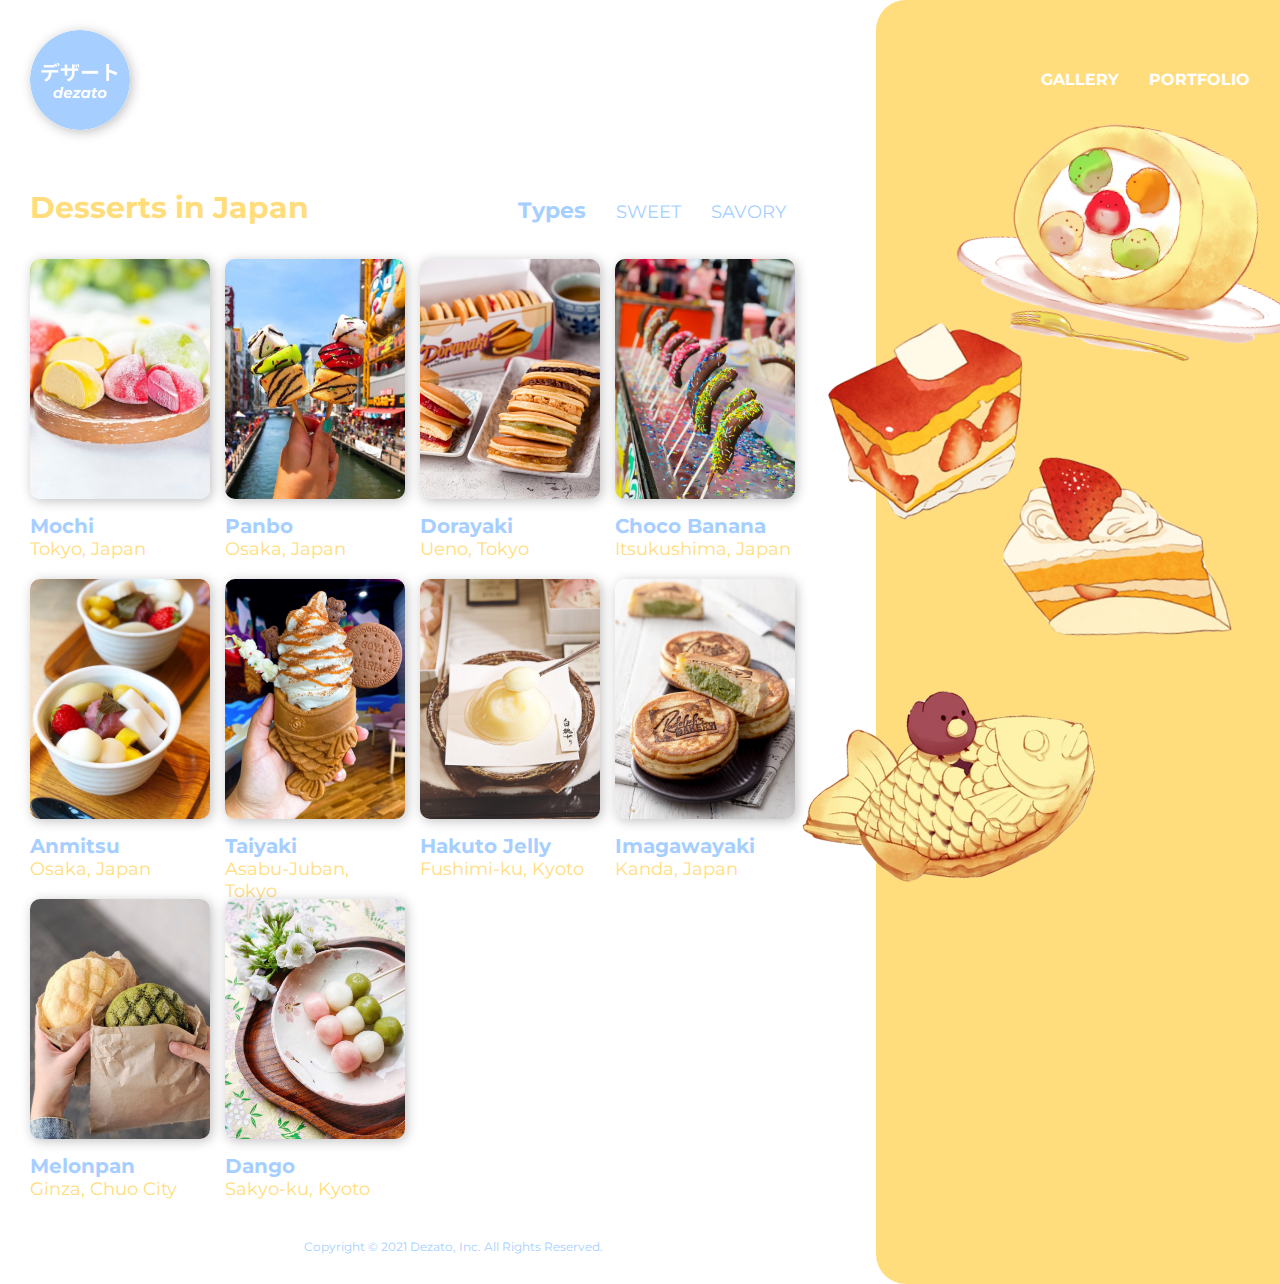
<file: projects/Dezato/index.html>
<!DOCTYPE html>
<html lang="en">
<head>
    <meta charset="UTF-8">
    <meta http-equiv="X-UA-Compatible" content="IE=edge">
    <meta name="viewport" content="width=device-width, initial-scale=1.0">
    
    <title>Dezato</title>

    <!-- links the main and icon stylesheets as well as adds the tab icon -->
    <link rel="stylesheet" href="css/main.css">
    <link href="images/logo.png" rel="shortcut icon" />
    <link rel="stylesheet" href="https://cdnjs.cloudflare.com/ajax/libs/font-awesome/4.7.0/css/font-awesome.min.css">
</head>

<!-- gives the body an id and class to change the main colours from sweet to savory and vice-versa -->
<body id="type" class="type-sweet">

    <!-- the navigation bar is only shown when the screen size is below 620px -->
    <div class="nav-bar" id="nav">
        <!-- two icons are used for the hamburger menu at the start and the close sign when finished -->
        <a href="javascript:void(0);" class="icon" onclick="addNavBar()"><i class="fa fa-bars"></i></a>
        <a href="javascript:void(0);" class="icon" onclick="addNavBar()"><i class="fa fa-times"></i></a>
        
        <!-- the 'hidden' class are the elements inside the navigation bar -->
        <div class="hidden">
            <!-- navigation dummy links -->
            <div class="nav-ul">
                <ul>
                    <li><a href="#">GALLERY</a></li>
                    <li><a href="#">PORTFOLIO</a></li>
                </ul>
            </div>
            <!-- tiny image decoration -->
            <img src="images/background/sweet-roll.png" alt="sweet1" class="nav-bg-1" width="108px" height="74px" style="object-fit: cover;">
            <!-- navigation buttons to change the site from sweet to savory -->
            <div class="nav-buttons">
                <h3>Types</h3>
                <!-- when the buttons are clicked, the right function will be executed, changing the site -->
                <button class="sweet-btn" onclick="changeToSweet()">SWEET</button>
                <button class="savory-btn" onclick="changeToSavory()">SAVORY</button>
            </div>
        </div>
    </div>

    <!-- all the content at the left side of the screen -->
    <div class="left-content">
        <!-- there are 2 logos, one for sweet and the other for savory -->
        <img src="images/logo.png" alt="logo" width="100px" height="100px" class="logo">
        <img src="images/logo-2.png" alt="logo2" width="100px" height="100px" class="logo-2">
        
        <!-- the 'heading'class contains the website title and the type buttons -->
        <div class="heading">
            <h1>Desserts in Japan</h1>
            <div class="option">
                <h3>Types</h3>
                <div class="buttons">
                    <button class="sweet-btn" onclick="changeToSweet()">SWEET</button>
                    <button class="savory-btn" onclick="changeToSavory()">SAVORY</button>
                </div>
            </div>
        </div>
    
        <!-- the 'sweets' class nests all the sweet desserts -->
        <div class="sweets">
            <!-- the 'dessert' class nests the individual information for each dessert -->
            <div class="dessert">
                <!-- the 'dessert-inner' contains the card -->
                <div class="dessert-inner">
                    <!-- the 'dessert-front' nests the image -->
                    <div class="dessert-front">
                        <img src="images/sweets/mochi.jpg" alt="sweet1">
                    </div>
                    <!-- the 'dessert-back' nests the information -->
                    <div class="dessert-back">
                        <p>Mochi is a very traditional Japanese desert, and is very versatile. Mochi is made from a special sticky rice called mochi gome. The mochi rice is cooked and shaped to become soft mochi balls.</p>
                    </div>
                </div>
                <!-- the 'dessert-outer' contains the name and origin of the dessert -->
                <div class="dessert-outer">
                    <h4>Mochi</h4>
                    <h5>Tokyo, Japan</h5>
                </div>
            </div>
            <!-- the 'dessert' class nests the individual information for each dessert -->
            <div class="dessert">
                <!-- the 'dessert-inner' contains the card -->
                <div class="dessert-inner" >
                    <!-- the 'dessert-front' nests the image -->
                    <div class="dessert-front">
                        <img src="images/sweets/pancake-skewer.jpg" alt="sweet2">
                    </div>
                    <!-- the 'dessert-back' nests the information -->
                    <div class="dessert-back">
                        <p>One of the buzzed-about treats from a small store in the city’s America-mura neighborhood. It is basically a pancake on a stick. It offers about a dozen sauces to drizzle on the stick, along with sprinkles and powders.</p>
                    </div>
                </div>
                <!-- the 'dessert-outer' contains the name and origin of the dessert -->
                <div class="dessert-outer">
                    <h4>Panbo</h4>
                    <h5>Osaka, Japan</h5>
                </div>
            </div>
            <!-- the 'dessert' class nests the individual information for each dessert -->
            <div class="dessert">
                <!-- the 'dessert-inner' contains the card -->
                <div class="dessert-inner" >
                    <!-- the 'dessert-front' nests the image -->
                    <div class="dessert-front">
                        <img src="images/sweets/dorayaki.jpg" alt="sweet3">
                    </div>
                    <!-- the 'dessert-back' nests the information -->
                    <div class="dessert-back">
                        <p>Dorayaki is a type of Japanese confection. It consists of two small pancake-like patties made from castella wrapped around a filling of sweet azuki bean paste. In Japanese, <i>dora</i> means "gong".</p>
                    </div>
                </div>
                <!-- the 'dessert-outer' contains the name and origin of the dessert -->
                <div class="dessert-outer">
                    <h4>Dorayaki</h4>
                    <h5>Ueno, Tokyo</h5>
                </div>
            </div>
            <!-- the 'dessert' class nests the individual information for each dessert -->
            <div class="dessert">
                <!-- the 'dessert-inner' contains the card -->
                <div class="dessert-inner">
                    <!-- the 'dessert-front' nests the image -->
                    <div class="dessert-front">
                        <img src="images/sweets/choco-banana.jpg" alt="sweet4">
                    </div>
                    <!-- the 'dessert-back' nests the information -->
                    <div class="dessert-back">
                        <p>Choco banana is basically a chocolate covered bananas with sticks, commonly eaten at summer festivals in Japan. Its so yummy but it's not something that you can get anywhere.</p>
                    </div>
                </div>
                <!-- the 'dessert-outer' contains the name and origin of the dessert -->
                <div class="dessert-outer">
                    <h4>Choco Banana</h4>
                    <h5>Itsukushima, Japan</h5>
                </div>
            </div>
            <!-- the 'dessert' class nests the individual information for each dessert -->
            <div class="dessert">
                <!-- the 'dessert-inner' contains the card -->
                <div class="dessert-inner">
                    <!-- the 'dessert-front' nests the image -->
                    <div class="dessert-front">
                        <img src="images/sweets/anmitsu.jpg" alt="sweet5">
                    </div>
                    <!-- the 'dessert-back' nests the information -->
                    <div class="dessert-back">
                        <p>Anmitsu dates to the Meiji era and it is made of small cubes of agar jelly, a white translucent jelly made from red algae. The agar is dissolved with water (or fruit juice such as apple juice) to make the jelly.</p>
                    </div>
                </div>
                <!-- the 'dessert-outer' contains the name and origin of the dessert -->
                <div class="dessert-outer">
                    <h4>Anmitsu</h4>
                    <h5>Osaka, Japan</h5>
                </div>
            </div>
            <!-- the 'dessert' class nests the individual information for each dessert -->
            <div class="dessert">
                <!-- the 'dessert-inner' contains the card -->
                <div class="dessert-inner">
                    <!-- the 'dessert-front' nests the image -->
                    <div class="dessert-front">
                        <img src="images/sweets/taiyaki.jpg" alt="sweet6">
                    </div>
                    <!-- the 'dessert-back' nests the information -->
                    <div class="dessert-back">
                        <p>Taiyaki is a Japanese fish-shaped cake, commonly sold as street food. It imitates the shape of tai, which it is named after and the most common filling is red bean paste that is made from sweetened azuki beans.</p>
                    </div>
                </div>
                <!-- the 'dessert-outer' contains the name and origin of the dessert -->
                <div class="dessert-outer">
                    <h4>Taiyaki</h4>
                    <h5>Asabu-Juban, Tokyo</h5>
                </div>
            </div>
            <!-- the 'dessert' class nests the individual information for each dessert -->
            <div class="dessert">
                <!-- the 'dessert-inner' contains the card -->
                <div class="dessert-inner">
                    <!-- the 'dessert-front' nests the image -->
                    <div class="dessert-front">
                        <img src="images/sweets/hakuto-jelly.jpg" alt="sweet7">
                    </div>
                    <!-- the 'dessert-back' nests the information -->
                    <div class="dessert-back">
                        <p>Hakuto jelly is a seasonal Japanese dessert available in the summer. It is made using the juice of ripe hakuto peaches from Okayama and mineral-rich spring water.</p>
                    </div>
                </div>
                <!-- the 'dessert-outer' contains the name and origin of the dessert -->
                <div class="dessert-outer">
                    <h4>Hakuto Jelly</h4>
                    <h5>Fushimi-ku, Kyoto</h5>
                </div>
            </div>
            <!-- the 'dessert' class nests the individual information for each dessert -->
            <div class="dessert">
                <!-- the 'dessert-inner' contains the card -->
                <div class="dessert-inner" >
                    <!-- the 'dessert-front' nests the image -->
                    <div class="dessert-front">
                        <img src="images/sweets/imagawayaki.jpg" alt="sweet8">
                    </div>
                    <!-- the 'dessert-back' nests the information -->
                    <div class="dessert-back">
                        <p>Imagawayaki is a Japanese dessert often found at Japanese festivals as well as outside Japan. It is made of batter in a special pan (like a waffle iron but without the honeycomb pattern), and filled with sweet azuki bean paste.</p>
                    </div>
                </div>
                <!-- the 'dessert-outer' contains the name and origin of the dessert -->
                <div class="dessert-outer">
                    <h4>Imagawayaki</h4>
                    <h5>Kanda, Japan</h5>
                </div>
            </div>
            <!-- the 'dessert' class nests the individual information for each dessert -->
            <div class="dessert">
                <!-- the 'dessert-inner' contains the card -->
                <div class="dessert-inner">
                    <!-- the 'dessert-front' nests the image -->
                    <div class="dessert-front">
                        <img src="images/sweets/melon-pan.jpg" alt="sweet9">
                    </div>
                    <!-- the 'dessert-back' nests the information -->
                    <div class="dessert-back">
                        <p>Melonpan is a type of sweet bun and are made from an enriched dough covered in a thin layer of crisp cookie dough. Their appearance resembles a melon, such as a rock melon (cantaloupe).</p>
                    </div>
                </div>
                <!-- the 'dessert-outer' contains the name and origin of the dessert -->
                <div class="dessert-outer">
                    <h4>Melonpan</h4>
                    <h5>Ginza, Chuo City</h5>
                </div>
            </div>
            <!-- the 'dessert' class nests the individual information for each dessert -->
            <div class="dessert">
                <!-- the 'dessert-inner' contains the card -->
                <div class="dessert-inner">
                    <!-- the 'dessert-front' nests the image -->
                    <div class="dessert-front">
                        <img src="images/sweets/dango.jpg" alt="sweet10">
                    </div>
                    <!-- the 'dessert-back' nests the information -->
                    <div class="dessert-back">
                        <p>Dango is a Japanese dumpling made from rice flour mixed with uruchi rice flour and glutinous rice flour. It is different from the method of making mochi, which is made after steaming glutinous rice.</p>
                    </div>
                </div>
                <!-- the 'dessert-outer' contains the name and origin of the dessert -->
                <div class="dessert-outer">
                    <h4>Dango</h4>
                    <h5>Sakyo-ku, Kyoto</h5>
                </div>
            </div>
        </div>

        <div class="savory-desserts">
            <!-- the 'dessert' class nests the individual information for each dessert -->
            <div class="dessert">
                <!-- the 'dessert-inner' contains the card -->
                <div class="dessert-inner" >
                    <!-- the 'dessert-front' nests the image -->
                    <div class="dessert-front">
                        <img src="images/savory/katsudon.jpg" alt="savory1">
                    </div>
                    <!-- the 'dessert-back' nests the information -->
                    <div class="dessert-back">
                        <p>Katsudon is a popular dish, a bowl of rice topped with a deep-fried pork cutlet, egg, vegetables, and condiments. The dish takes its name from tonkatsu (for pork cutlet) and donburi (for rice bowl dish).</p>
                    </div>
                </div>
                <!-- the 'dessert-outer' contains the name and origin of the dessert -->
                <div class="dessert-outer">
                    <h4>Katsudon</h4>
                    <h5>Tsurumaki-cho</h5>
                </div>
            </div>
            <!-- the 'dessert' class nests the individual information for each dessert -->
            <div class="dessert">
                <!-- the 'dessert-inner' contains the card -->
                <div class="dessert-inner">
                    <!-- the 'dessert-front' nests the image -->
                    <div class="dessert-front">
                        <img src="images/savory/onigiri.jpg" alt="savory2">
                    </div>
                    <!-- the 'dessert-back' nests the information -->
                    <div class="dessert-back">
                        <p>Onigiri, also known as omusubi (お結び), nigirimeshi (握り飯), or rice ball, is a Japanese food made from white rice formed into triangular or cylindrical shapes and often wrapped in nori (seaweed).</p>
                    </div>
                </div>
                <!-- the 'dessert-outer' contains the name and origin of the dessert -->
                <div class="dessert-outer">
                    <h4>Onigiri</h4>
                    <h5>Genroku era, Japan</h5>
                </div>
            </div>
            <!-- the 'dessert' class nests the individual information for each dessert -->
            <div class="dessert">
                <!-- the 'dessert-inner' contains the card -->
                <div class="dessert-inner">
                    <!-- the 'dessert-front' nests the image -->
                    <div class="dessert-front">
                        <img src="images/savory/sukiyaki.jpg" alt="savory3">
                    </div>
                    <!-- the 'dessert-back' nests the information -->
                    <div class="dessert-back">
                        <p>Sukiyaki (鋤焼) is a Japanese dish that is prepared and served in the nabemono (Japanese hot pot) style. It consists of meat (usually thinly sliced beef), vegetables and other ingredients, in a shallow iron pot.</p>
                    </div>
                </div>
                <!-- the 'dessert-outer' contains the name and origin of the dessert -->
                <div class="dessert-outer">
                    <h4>Sukiyaki</h4>
                    <h5>Umeda, Osaka</h5>
                </div>
            </div>
            <!-- the 'dessert' class nests the individual information for each dessert -->
            <div class="dessert">
                <!-- the 'dessert-inner' contains the card -->
                <div class="dessert-inner" >
                    <!-- the 'dessert-front' nests the image -->
                    <div class="dessert-front">
                        <img src="images/savory/ramen.jpg" alt="savory4">
                    </div>
                    <!-- the 'dessert-back' nests the information -->
                    <div class="dessert-back">
                        <p>Ramen is a Japanese noodle soup. It consists of Chinese wheat noodles served in a meat or fish-based broth, often flavored with soy sauce or miso, and uses toppings such as sliced pork, nori, menma, and scallions.</p>
                    </div>
                </div>
                <!-- the 'dessert-outer' contains the name and origin of the dessert -->
                <div class="dessert-outer">
                    <h4>Ramen</h4>
                    <h5>Chinatown, Japan</h5>
                </div>
            </div>
            <!-- the 'dessert' class nests the individual information for each dessert -->
            <div class="dessert">
                <!-- the 'dessert-inner' contains the card -->
                <div class="dessert-inner" >
                    <!-- the 'dessert-front' nests the image -->
                    <div class="dessert-front">
                        <img src="images/savory/omurice.jpg" alt="savory5">
                    </div>
                    <!-- the 'dessert-back' nests the information -->
                    <div class="dessert-back">
                        <p>Omurice is an example of yōshoku consisting of an omelette made with fried rice and thin, fried scrambled eggs, usually topped with ketchup. It's a popular dish cooked at home and found at western diners in Japan.</p>
                    </div>
                </div>
                <!-- the 'dessert-outer' contains the name and origin of the dessert -->
                <div class="dessert-outer">
                    <h4>Omurice</h4>
                    <h5>Ginza, Tokyo</h5>
                </div>
            </div>
            <!-- the 'dessert' class nests the individual information for each dessert -->
            <div class="dessert">
                <!-- the 'dessert-inner' contains the card -->
                <div class="dessert-inner" >
                    <!-- the 'dessert-front' nests the image -->
                    <div class="dessert-front">
                        <img src="images/savory/okonomiyaki.jpg" alt="savory6">
                    </div>
                    <!-- the 'dessert-back' nests the information -->
                    <div class="dessert-back">
                        <p>Okonomiyaki is a Japanese savory pancake containing a variety of ingredients in a wheat-flour-based batter. It's derived from the word okonomi (how you like or what you like) and yaki (cooked).</p>
                    </div>
                </div>
                <!-- the 'dessert-outer' contains the name and origin of the dessert -->
                <div class="dessert-outer">
                    <h4>Okonomiyaki</h4>
                    <h5>Hiroshima, Honshu</h5>
                </div>
            </div>
            <!-- the 'dessert' class nests the individual information for each dessert -->
            <div class="dessert">
                <!-- the 'dessert-inner' contains the card -->
                <div class="dessert-inner">
                    <!-- the 'dessert-front' nests the image -->
                    <div class="dessert-front">
                        <img src="images/savory/takoyaki.jpg" alt="savory7">
                    </div>
                    <!-- the 'dessert-back' nests the information -->
                    <div class="dessert-back">
                        <p>Takoyaki ("octopus balls") is a ball-shaped snack made of a wheat-flour-based batter and cooked in a special molded pan. Typically filled with minced/diced octopus, tempura scraps, and green onion.</p>
                    </div>
                </div>
                <!-- the 'dessert-outer' contains the name and origin of the dessert -->
                <div class="dessert-outer">
                    <h4>Takoyaki</h4>
                    <h5>Osaka, Japan</h5>
                </div>
            </div>
            <!-- the 'dessert' class nests the individual information for each dessert -->
            <div class="dessert">
                <!-- the 'dessert-inner' contains the card -->
                <div class="dessert-inner">
                    <!-- the 'dessert-front' nests the image -->
                    <div class="dessert-front">
                        <img src="images/savory/yakitori.jpg" alt="savory8">
                    </div>
                    <!-- the 'dessert-back' nests the information -->
                    <div class="dessert-back">
                        <p>Yakitori is a Japanese type of skewered pork/chicken. It involves skewering the meat with kushi (type of skewer) then grilled over a charcoal fire. During/after cooking, the meat is seasoned with tare sauce or salt.</p>
                    </div>
                </div>
                <!-- the 'dessert-outer' contains the name and origin of the dessert -->
                <div class="dessert-outer">
                    <h4>Yakitori</h4>
                    <h5>Meiji era, Japan</h5>
                </div>
            </div>
            <!-- the 'dessert' class nests the individual information for each dessert -->
            <div class="dessert">
                <!-- the 'dessert-inner' contains the card -->
                <div class="dessert-inner">
                    <!-- the 'dessert-front' nests the image -->
                    <div class="dessert-front">
                        <img src="images/savory/udon.jpg" alt="savory10">
                    </div>
                    <!-- the 'dessert-back' nests the information -->
                    <div class="dessert-back">
                        <p>Udon is a thick noodle made from wheat flour and is a comfort food for many Japanese people. Its simplest form is in a hot soup as kake udon with a mild broth called kakejiru made from dashi, soy sauce, and mirin.</p>
                    </div>
                </div>
                <!-- the 'dessert-outer' contains the name and origin of the dessert -->
                <div class="dessert-outer">
                    <h4>Udon</h4>
                    <h5>Edo era, Japan</h5>
                </div>
            </div>
            <!-- the 'dessert' class nests the individual information for each dessert -->
            <div class="dessert">
                <!-- the 'dessert-inner' contains the card -->
                <div class="dessert-inner">
                    <!-- the 'dessert-front' nests the image -->
                    <div class="dessert-front">
                        <img src="images/savory/korokke.jpg" alt="savory9">
                    </div>
                    <!-- the 'dessert-back' nests the information -->
                    <div class="dessert-back">
                        <p>Korokke is the Japanese name for a deep-fried yōshoku dish originally related to a French dish, the croquette, consisting of breaded, deep fried patties, typically filled with mashed potatoes or cream sauce.</p>
                    </div>
                </div>
                <!-- the 'dessert-outer' contains the name and origin of the dessert -->
                <div class="dessert-outer">
                    <h4>Korokke</h4>
                    <h5>Meiji era, Japan</h5>
                </div>
            </div>
        </div>

        <!-- simple footer element displaying the copyright information -->
        <footer>Copyright © 2021 Dezato, Inc. All Rights Reserved.</footer>
    </div>
        
    <!-- the 'right-content' nests the nagivation dummy links-->
    <div class="right-content">
        <ul>
            <li><a href="#">GALLERY</a></li>
            <li><a href="#">PORTFOLIO</a></li>
        </ul>
    </div>

    <!-- the 'images' class nests the illustrations on the right sidebar and the custom rectangles  -->
    <div class="images">
        <!-- the 'sweet' class stores the 3 sweet illustrations and the yellow custom rectangle  -->
        <div class="sweet">
            <img src="images/background/sweet-roll.png" alt="sweet1" class="bg-1" width="349.17px" height="237.8px"> 
            <img src="images/background/sweet-strawberry-cake.png" alt="sweet2" class="bg-2" width="388px" height="341px">
            <img src="images/background/sweet-taiyaki.png" alt="sweet3" class="bg-3" width="304px" height="202px">
            <img src="images/yellow-background.png" alt="custom-rect" class="custom-rect">
        </div>
        <!-- the 'savory' class stores the 3 savory illustrations and the red custom rectangle  -->
        <div class="savory">
            <img src="images/background/savory-egg-rice.png" alt="sweet1" class="bg-3" width="412px" height="218px">
            <img src="images/background/savory-onigiri.png" alt="sweet2" class="bg-2" width="324px" height="244px">
            <img src="images/background/savory-soup.png" alt="sweet3" class="bg-1" width="384px" height="320px">
            <img src="images/red-background.png" alt="custom-rect" class="custom-rect">
        </div>
    </div>

    <!-- links both the javascript files -->
    <script src="javascript/add-nav-bar.js"></script>
    <script src="javascript/change-type.js"></script>
</body>
</body>
</html>
</file>
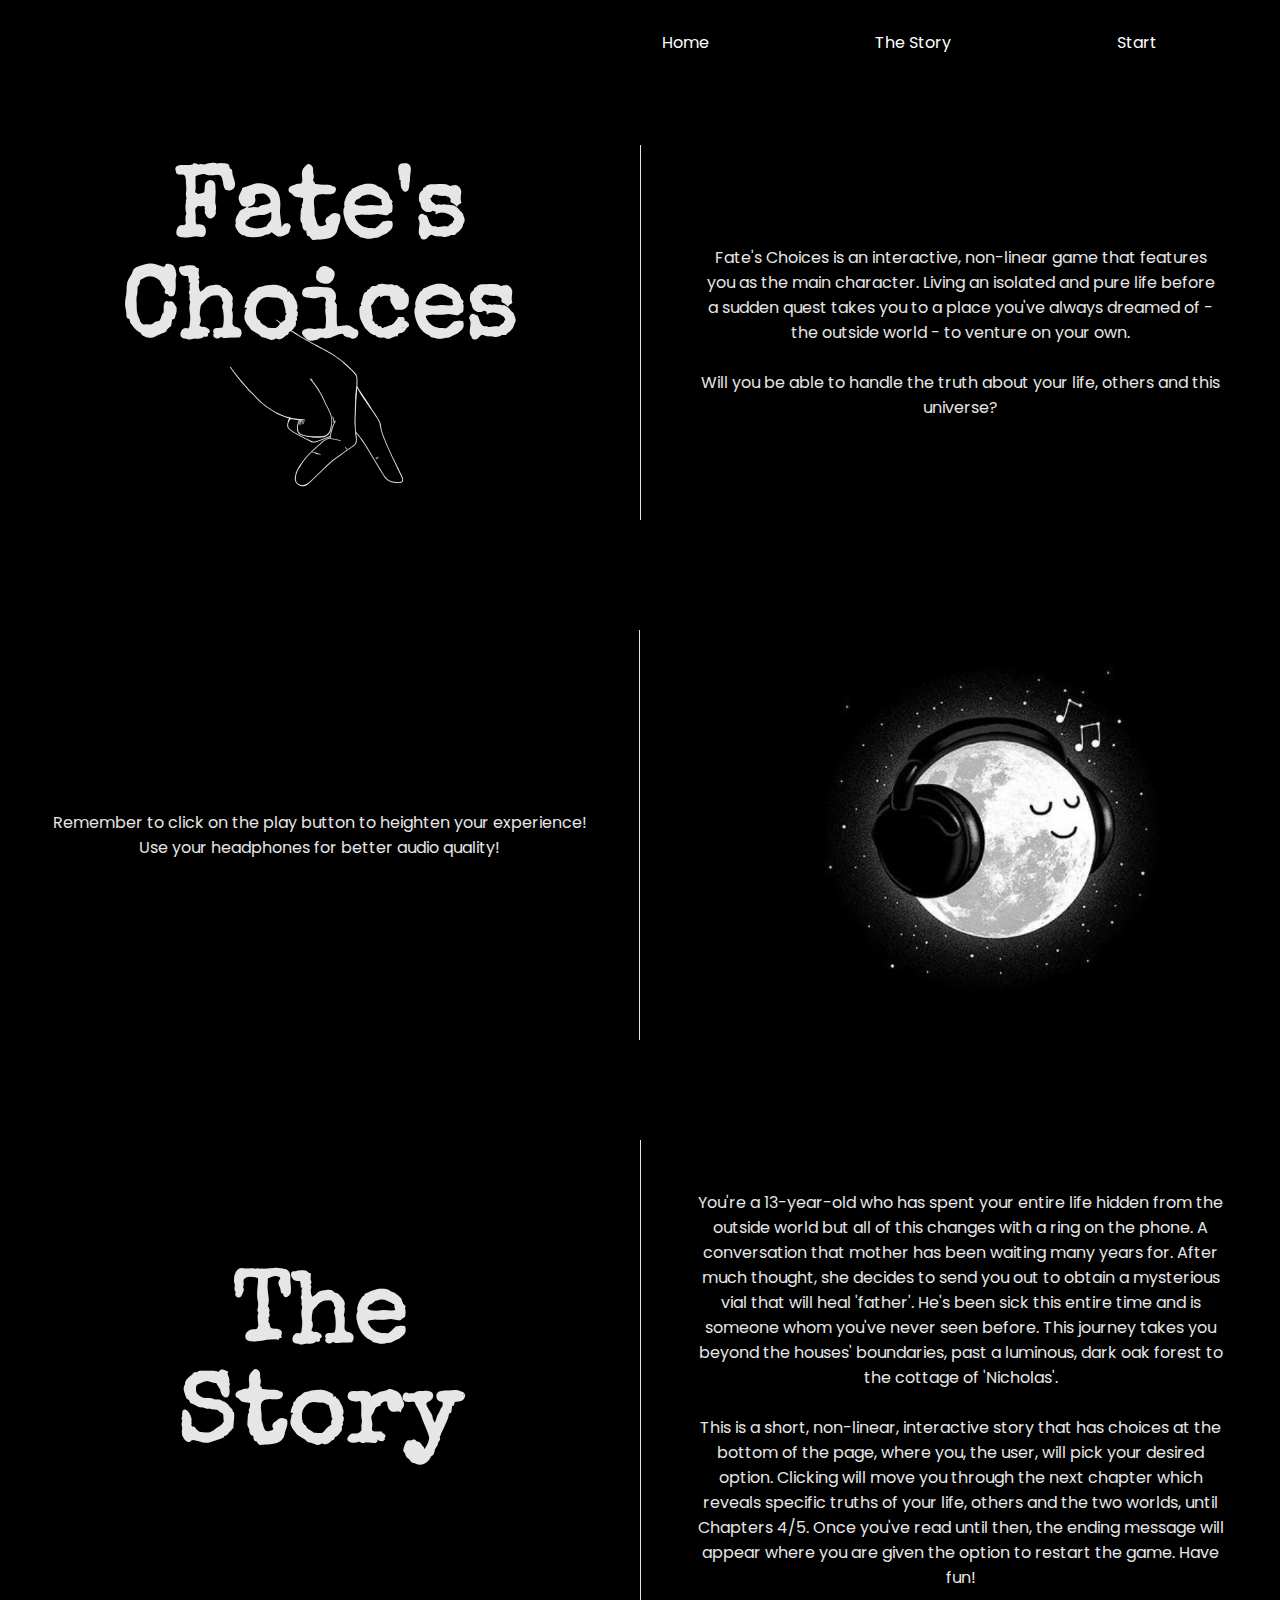
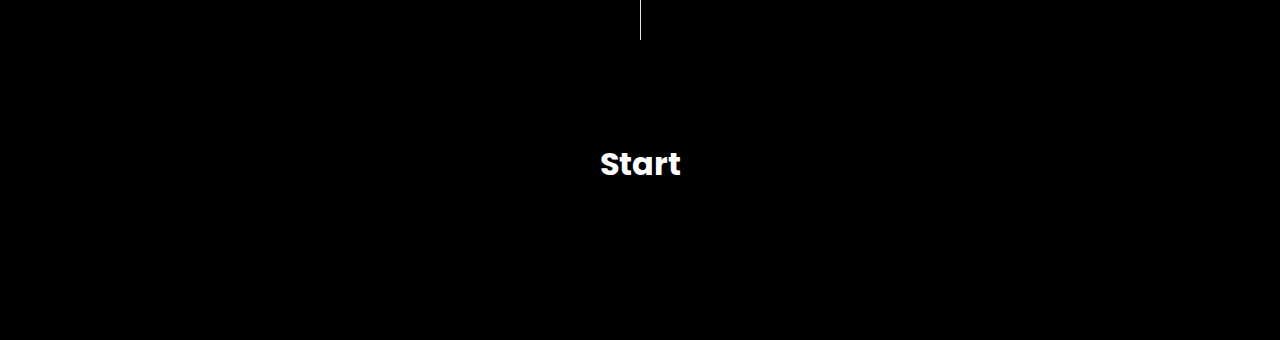
<file: projects/Fate's Choices/index.html>
﻿<!DOCTYPE html>
<html>
<head>
    <meta charset="utf-8" />
    <title>Fate's Choices</title>
    <!--Link to google fonts used-->
    <link href="https://fonts.googleapis.com/css2?family=Comic+Neue&family=Poppins&family=Special+Elite&display=swap" rel="stylesheet">
    <link href="css/stylesheet.css" rel="stylesheet" />
    <!--potion favicon for the web-pages-->
    <link href="images/icon.png" rel="shortcut icon" />

</head>
<body>
    <div class="navigation">
        <nav>
            <ul>
                <li><a href="#home">Home</a></li>
                <li><a href="#story">The Story</a></li>
                <li><a href="#start">Start</a></li>
            </ul>
        </nav>
    </div>

    <div class="home">
        <h1>Fate's Choices</h1>
        <p>
            Fate's Choices is an interactive, non-linear game that features you as the main character. Living an isolated and pure life before a sudden quest takes you to a place you've always dreamed of - the outside world - to venture on your own. <br /><br />

            Will you be able to handle the truth about your life, others and this universe?
        </p>
    </div>

    <div style="display: grid; grid-template-columns: 1fr 1fr">
        <p style="padding: 180px 50px; text-align: center; border-right: solid 0.7px; margin: 50px 0">Remember to click on the play button to heighten your experience! Use your headphones for better audio quality!</p>
        <img src="images/music.jpg" alt="Music photo" style="height: 500px; margin-left: 100px" /> 
    </div>

    <div class="story" id="story">
        <h1>The Story</h1>
        <p>
            You're a 13-year-old who has spent your entire life hidden from the outside world but all of this changes with a ring on the phone. A conversation that mother has been waiting many years for. After much thought, she decides to send you out to obtain a mysterious vial that will heal 'father'. He's been sick this entire time and is someone whom you've never seen before. This journey takes you beyond the houses' boundaries, past a luminous, dark oak forest to the cottage of 'Nicholas'. <br /><br />

            This is a short, non-linear, interactive story that has choices at the bottom of the page, where you, the user, will pick your desired option. Clicking will move you through the next chapter which reveals specific truths of your life, others and the two worlds, until Chapters 4/5. Once you've read until then, the ending message will appear where you are given the option to restart the game. Have fun!
        </p>
    </div>

    <div class="start" id="start">
        <h1><a href="html/intro.html">Start</a></h1>
        <p><i>Chapter 1 - Blooming</i></p>
    </div>

</body>
</html>
</file>
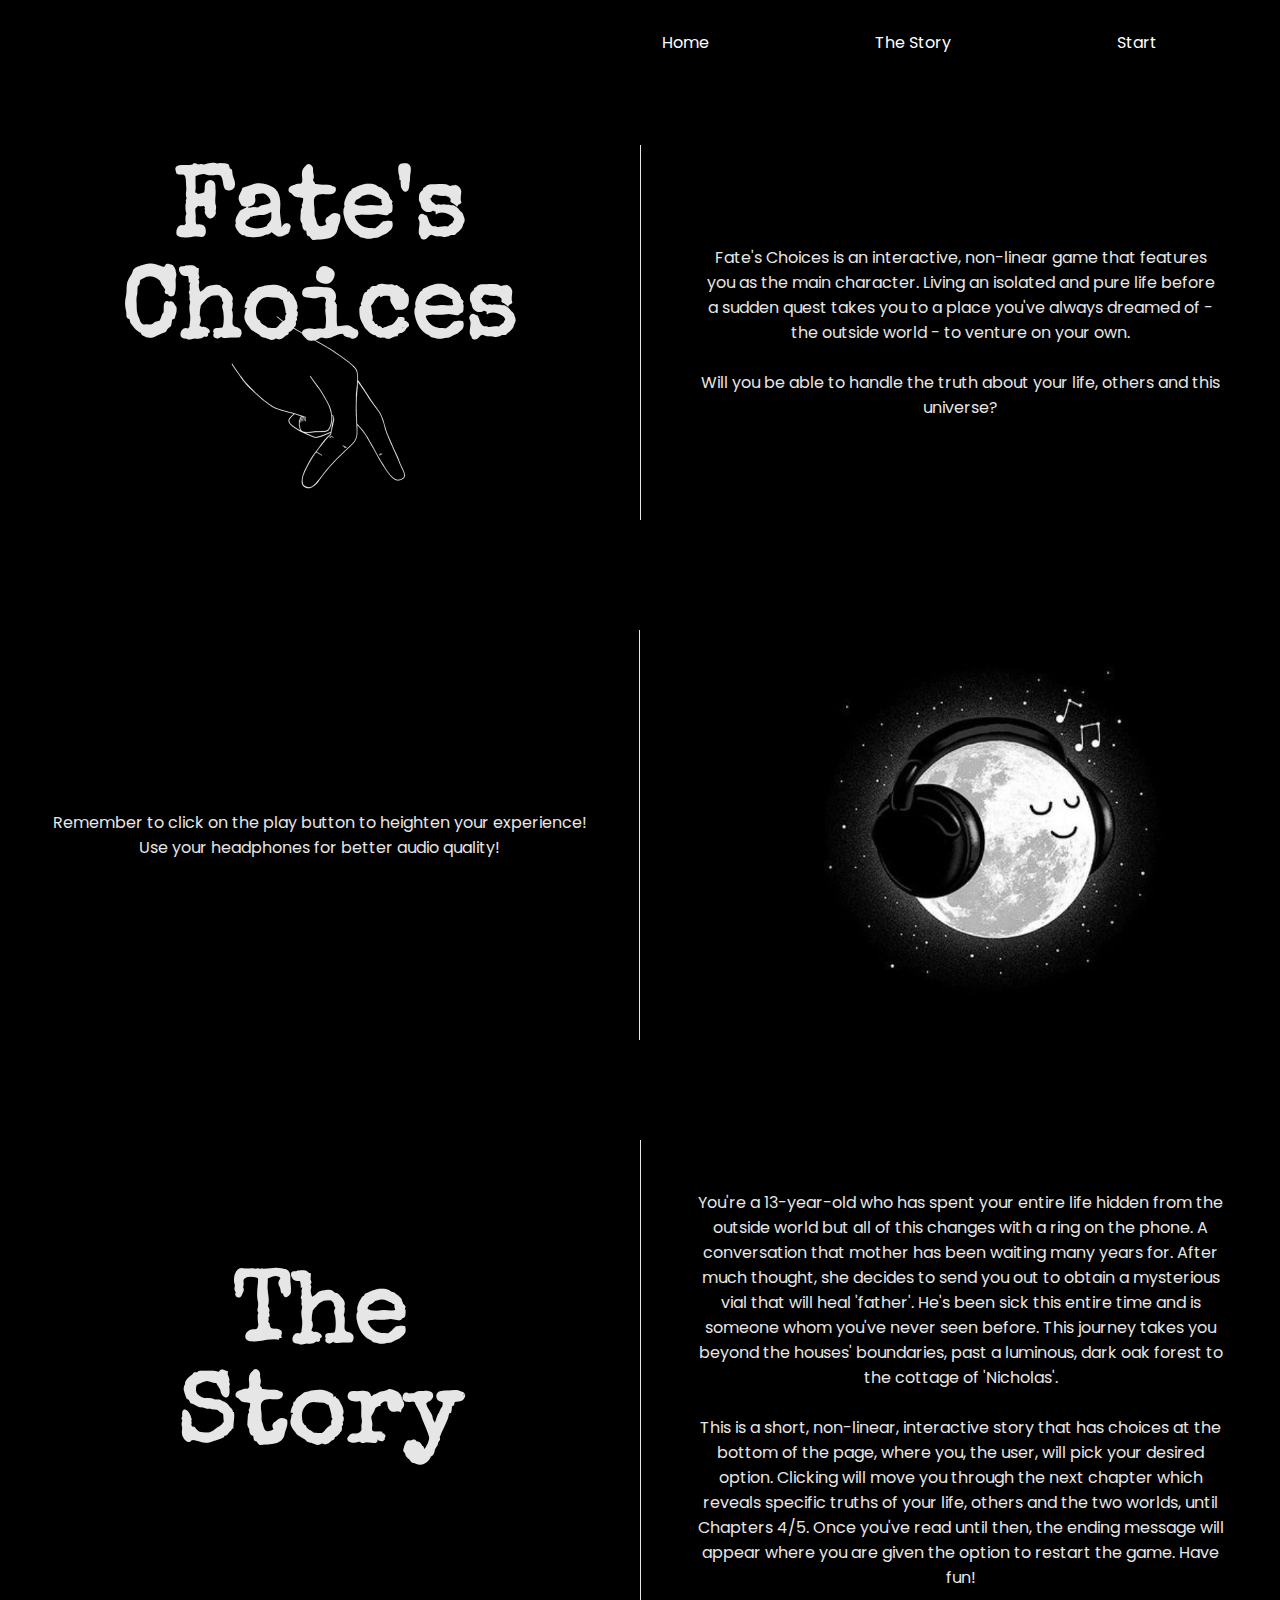
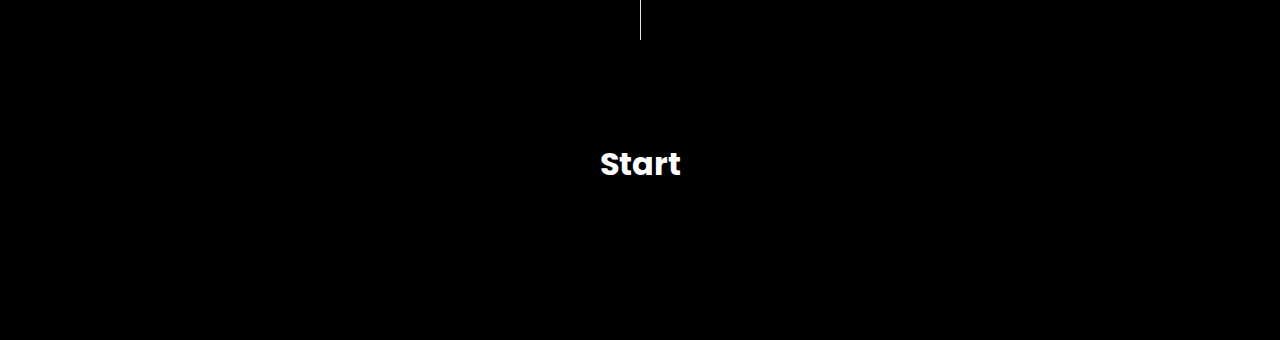
<file: projects/Fate's Choices/html/index.html>
﻿<!DOCTYPE html>
<html>
<head>
    <meta charset="utf-8" />
    <title>Fate's Choices</title>
    <!--Link to google fonts used-->
    <link href="https://fonts.googleapis.com/css2?family=Comic+Neue&family=Poppins&family=Special+Elite&display=swap" rel="stylesheet">
    <link href="../css/stylesheet.css" rel="stylesheet" />
    <!--potion favicon for the web-pages-->
    <link href="../images/icon.png" rel="shortcut icon" />

</head>
<body>
    <div class="navigation">
        <nav>
            <ul>
                <li><a href="#home">Home</a></li>
                <li><a href="#story">The Story</a></li>
                <li><a href="#start">Start</a></li>
            </ul>
        </nav>
    </div>

    <div class="home">
        <h1>Fate's Choices</h1>
        <p>
            Fate's Choices is an interactive, non-linear game that features you as the main character. Living an isolated and pure life before a sudden quest takes you to a place you've always dreamed of - the outside world - to venture on your own. <br /><br />

            Will you be able to handle the truth about your life, others and this universe?
        </p>
    </div>

    <div style="display: grid; grid-template-columns: 1fr 1fr">
        <p style="padding: 180px 50px; text-align: center; border-right: solid 0.7px; margin: 50px 0">Remember to click on the play button to heighten your experience! Use your headphones for better audio quality!</p>
        <img src="../images/music.jpg" alt="Music photo" style="height: 500px; margin-left: 100px" /> 
    </div>

    <div class="story" id="story">
        <h1>The Story</h1>
        <p>
            You're a 13-year-old who has spent your entire life hidden from the outside world but all of this changes with a ring on the phone. A conversation that mother has been waiting many years for. After much thought, she decides to send you out to obtain a mysterious vial that will heal 'father'. He's been sick this entire time and is someone whom you've never seen before. This journey takes you beyond the houses' boundaries, past a luminous, dark oak forest to the cottage of 'Nicholas'. <br /><br />

            This is a short, non-linear, interactive story that has choices at the bottom of the page, where you, the user, will pick your desired option. Clicking will move you through the next chapter which reveals specific truths of your life, others and the two worlds, until Chapters 4/5. Once you've read until then, the ending message will appear where you are given the option to restart the game. Have fun!
        </p>
    </div>

    <div class="start" id="start">
        <h1><a href="intro.html">Start</a></h1>
        <p><i>Chapter 1 - Blooming</i></p>
    </div>

</body>
</html>
</file>
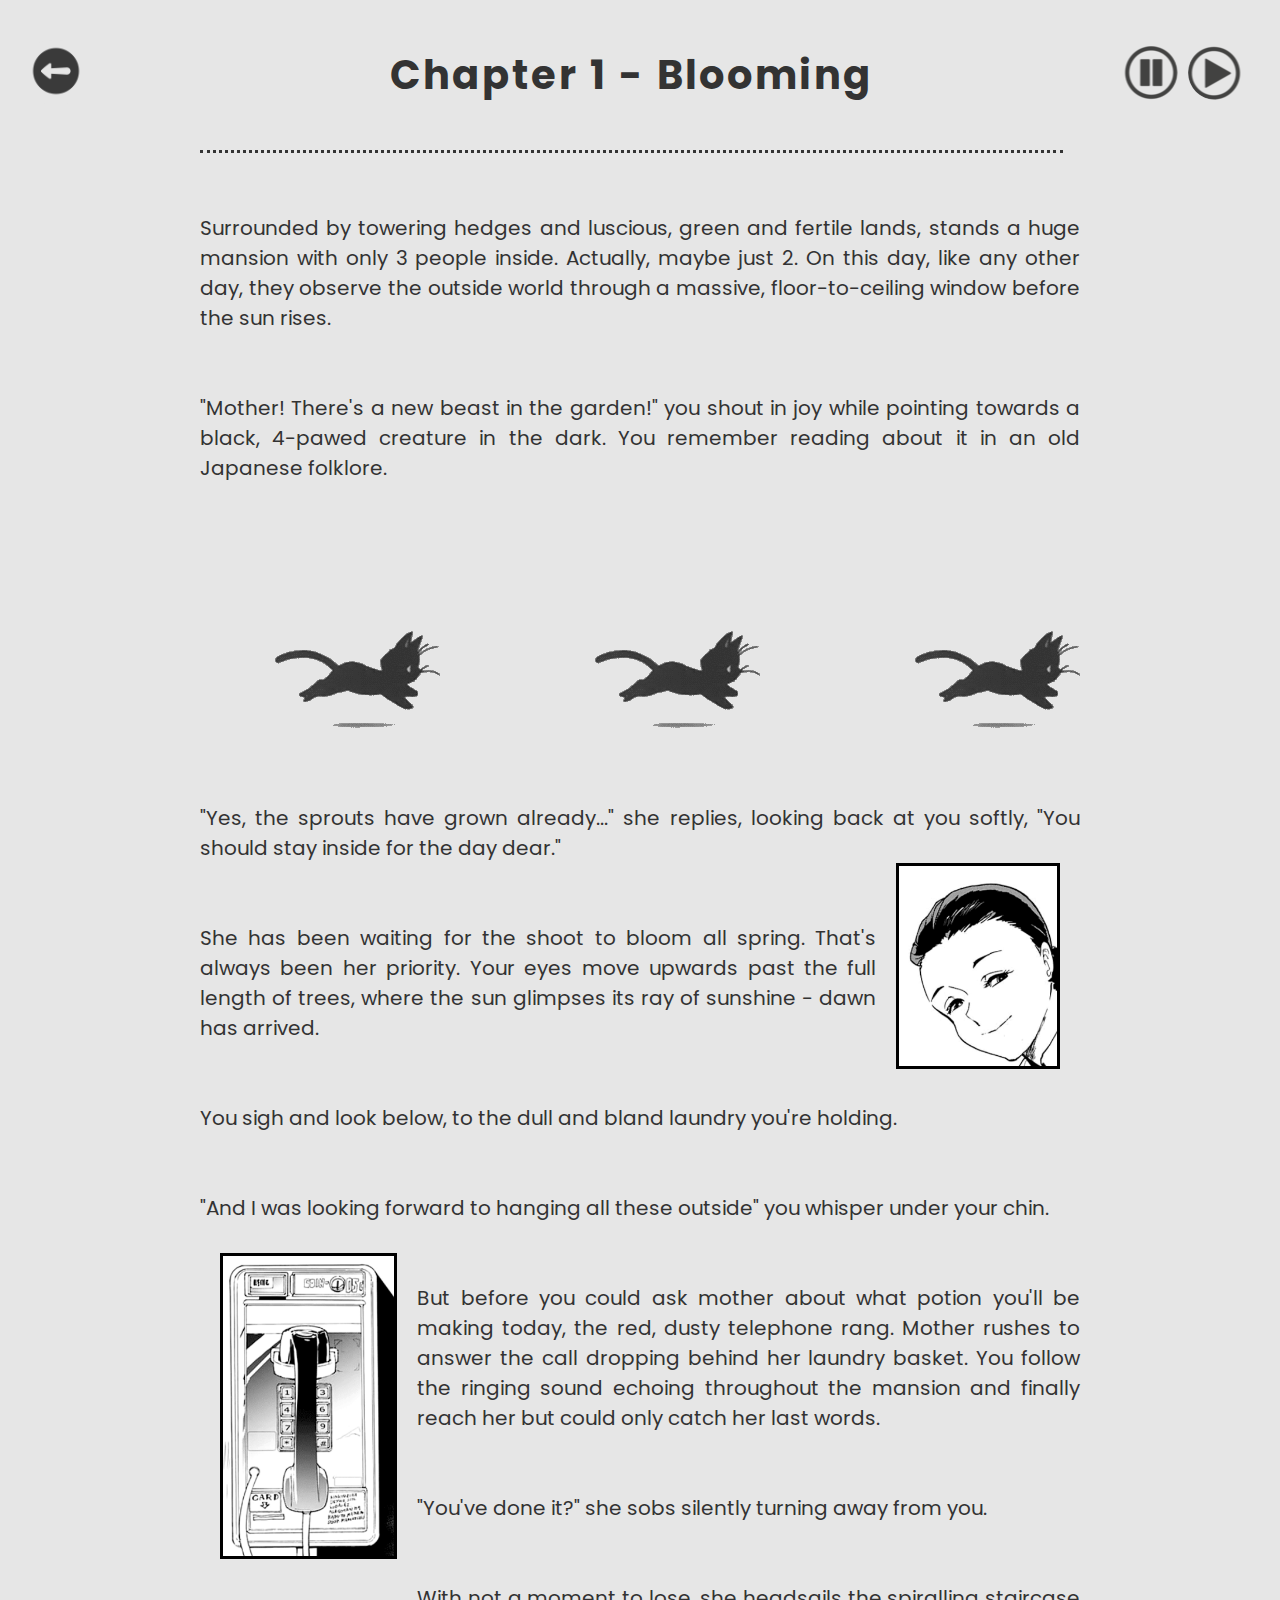
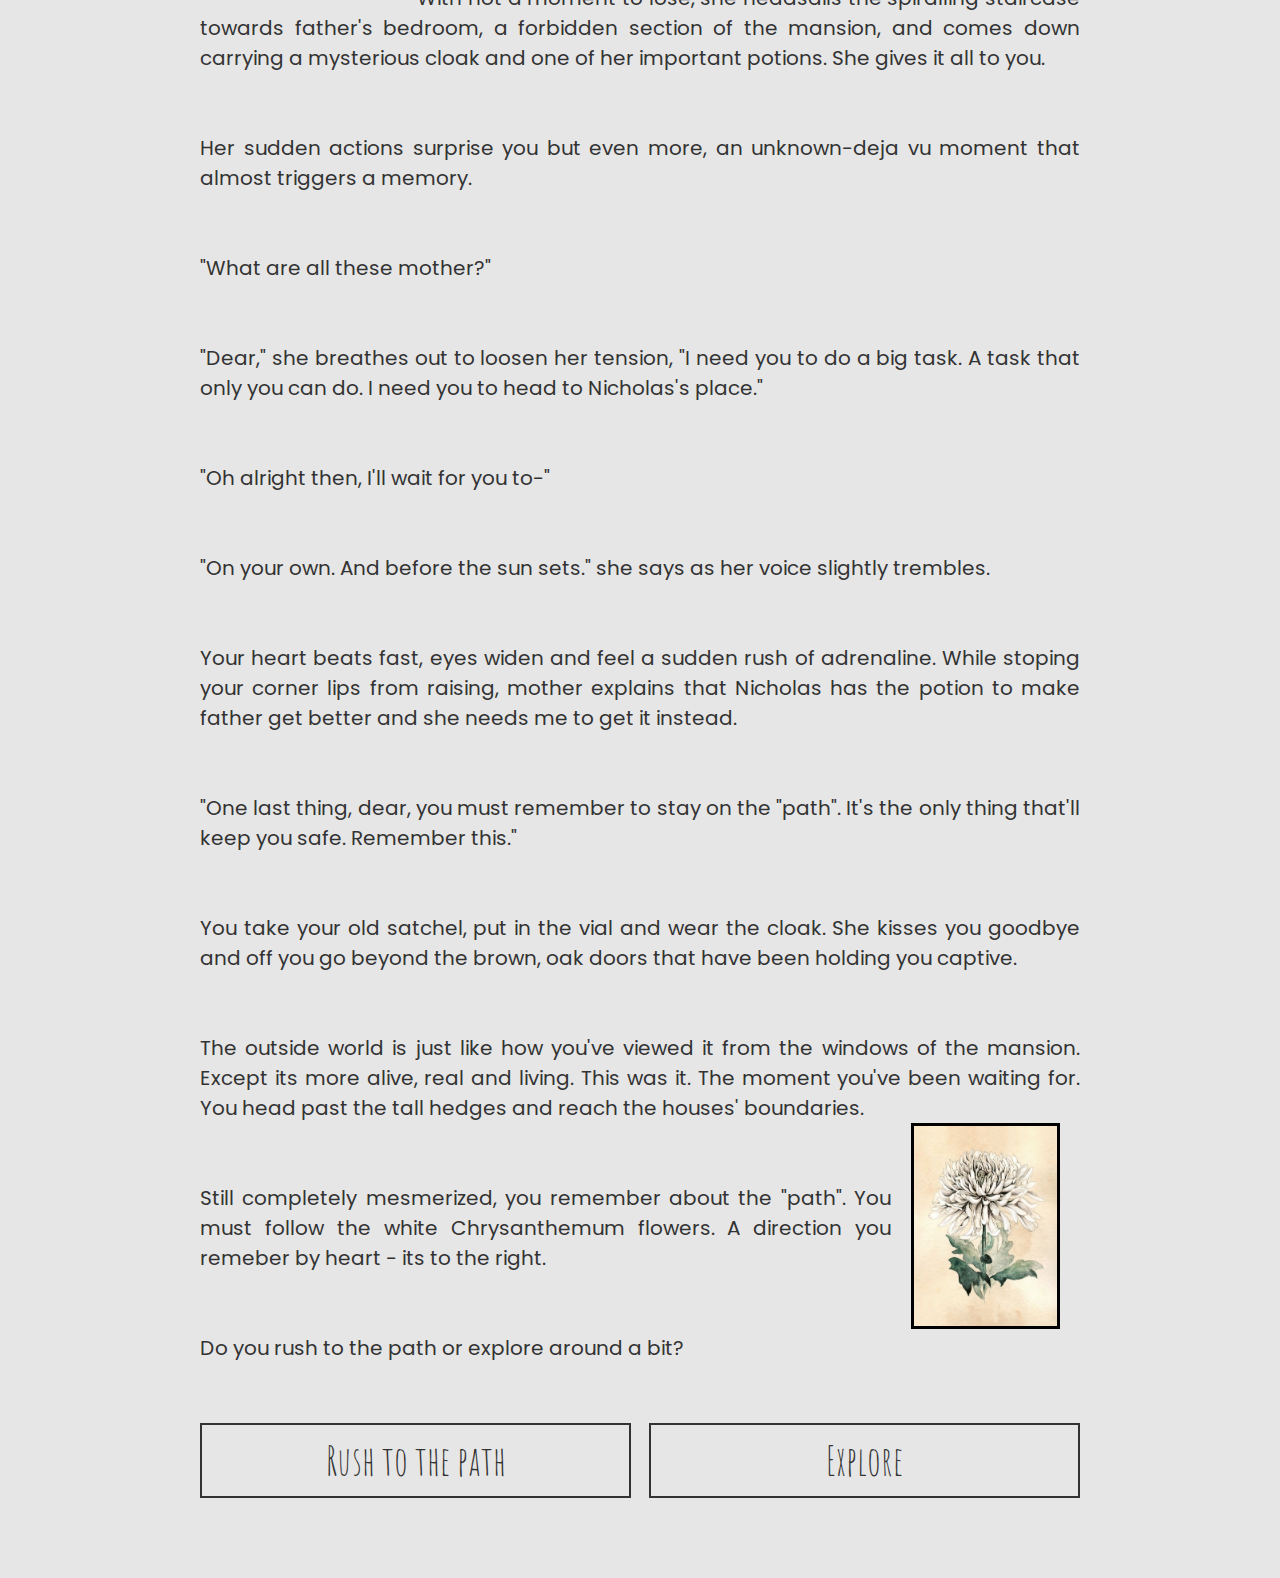
<file: projects/Fate's Choices/html/intro.html>
﻿<!DOCTYPE html>
<html>
<head>
    <meta charset="utf-8" />
    <title>Fate's Choices</title>
    <link href="../css/stylesheet.css" rel="stylesheet" />
    <link href="../images/icon.png" rel="shortcut icon" />

</head>
<body style="background-color: #E6E6E6;">
    <!--White wrap for this web-page and all the ones within demon-world-->
    <div class="white-wrap">

        <header>
            <!--Back button-->
            <button onclick="location.href='index.html'" class="back"><img src="../images/back.png" alt="back button" height="60" /></button>

            <!--Buttons for playing and pausing the audio-->
            <audio src="../music/starting.mp3" id="audio"></audio>
            <button onclick="playbutton()" class="play" type="button"></button>
            <button onclick="pausebutton()" class="pause" type="button"></button>
            <script src="../javascript/audio.js"></script>

            <h1>Chapter 1 - Blooming</h1>
        </header>

        <div class="content-text">
            <p>Surrounded by towering hedges and luscious, green and fertile lands, stands a huge mansion with only 3 people inside. Actually, maybe just 2. On this day, like any other day, they observe the outside world through a massive, floor-to-ceiling window before the sun rises.</p>

            <p>"Mother! There's a new beast in the garden!" you shout in joy while pointing towards a black, 4-pawed creature in the dark. You remember reading about it in an old Japanese folklore.</p>

            <div style="height: 200px; width: 100%; background: url(../images/cat.gif); background-position: bottom left; background-repeat: repeat-x"></div>

            <p>"Yes, the sprouts have grown already..." she replies, looking back at you softly, "You should stay inside for the day dear." <img src="../images/mama-face-2.PNG" alt="Mother" class="image-right" height="200" /></p>

            <p>She has been waiting for the shoot to bloom all spring. That's always been her priority. Your eyes move upwards past the full length of trees, where the sun glimpses its ray of sunshine - dawn has arrived.</p>

            <p>You sigh and look below, to the dull and bland laundry you're holding.</p>

            <p>"And I was looking forward to hanging all these outside" you whisper under your chin. <img src="../images/phone.PNG" alt="Mother" class="image-left" style="height:300px" /></p>

            <p>But before you could ask mother about what potion you'll be making today, the red, dusty telephone rang. Mother rushes to answer the call dropping behind her laundry basket. You follow the ringing sound echoing throughout the mansion and finally reach her but could only catch her last words.</p>

            <p>"You've done it?" she sobs silently turning away from you.</p>

            <p>With not a moment to lose, she headsails the spiralling staircase towards father's bedroom, a forbidden section of the mansion, and comes down carrying a mysterious cloak and one of her important potions. She gives it all to you.</p>

            <p>Her sudden actions surprise you but even more, an unknown-deja vu moment that almost triggers a memory.</p>

            <p>"What are all these mother?"</p>

            <p>"Dear," she breathes out to loosen her tension, "I need you to do a big task. A task that only you can do. I need you to head to Nicholas's place."</p>

            <p>"Oh alright then, I'll wait for you to-"</p>

            <p>"On your own. And before the sun sets." she says as her voice slightly trembles.</p>

            <p>Your heart beats fast, eyes widen and feel a sudden rush of adrenaline. While stoping your corner lips from raising, mother explains that Nicholas has the potion to make father get better and she needs me to get it instead.</p>

            <p>"One last thing, dear, you must remember to stay on the "path". It's the only thing that'll keep you safe. Remember this."</p>
            <p>You take your old satchel, put in the vial and wear the cloak. She kisses you goodbye and off you go beyond the brown, oak doors that have been holding you captive.</p>

            <p>The outside world is just like how you've viewed it from the windows of the mansion. Except its more alive, real and living. This was it. The moment you've been waiting for.<img src="../images/chrysanthemum-flower.jpg" alt="Mother" class="image-right" style="height:200px" /> You head past the tall hedges and reach the houses' boundaries.</p>

            <p>Still completely mesmerized, you remember about the "path". You must follow the white Chrysanthemum flowers. A direction you remeber by heart - its to the right.</p>

            <p>Do you rush to the path or explore around a bit?</p>

            <footer>
                <!--Buttons for choices-->
                <button onclick="location.href='demon-world/chapter-2.1.html'" class="first-choice">Rush to the path</button>
                <button onclick="location.href='human-world/chapter-2.2.html'" class="second-choice">Explore</button>
            </footer>
        </div>
    </div>

</body>
</html>
</file>
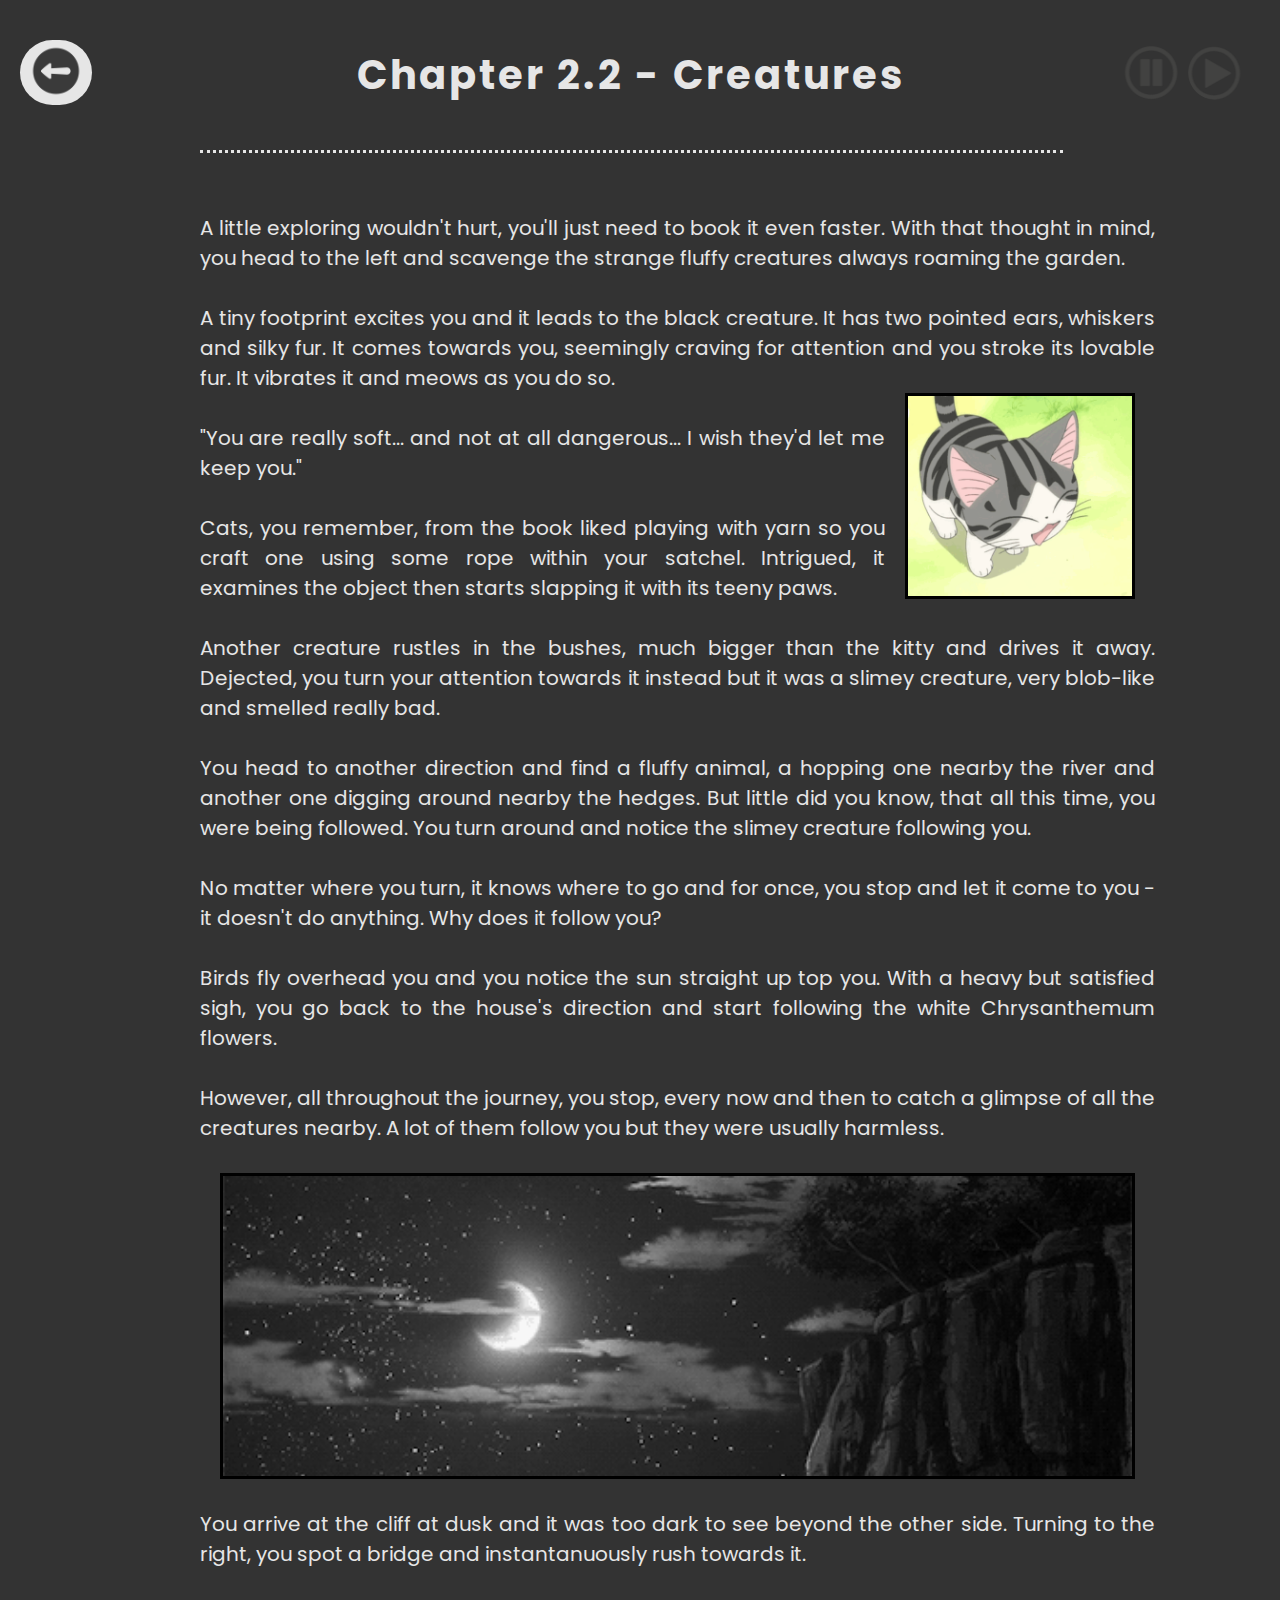
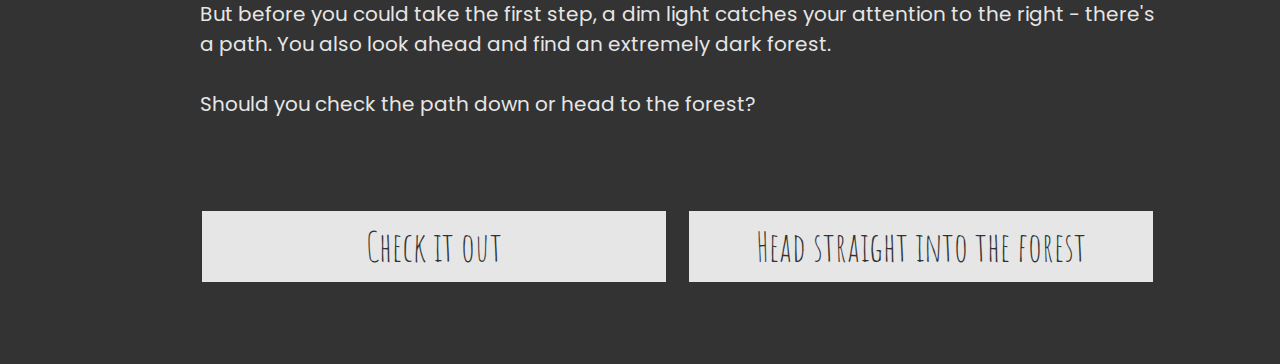
<file: projects/Fate's Choices/html/human-world/chapter-2.2.html>
﻿<!DOCTYPE html>
<html>
<head>
    <meta charset="utf-8" />
    <title>Fate's Choices</title>
    <link href="../../css/stylesheet.css" rel="stylesheet" />
    <link href="../../images/icon.png" rel="shortcut icon" />

</head>
<body style="background-color: #333333;">
    <!--Black wrap for this web-page and all the ones within human-world-->
    <div class="black-wrap">

        <header>
            <button onclick="location.href='../intro.html'" class="back"><img src="../../images/back.png" alt="back button" style="height: 60px" /></button>

            <audio src="../../music/human-world bgm.mp3" id="audio"></audio>
            <button onclick="playbutton()" class="play" type="button"></button>
            <button onclick="pausebutton()" class="pause" type="button"></button>
            <script src="../../javascript/audio.js"></script>

            <h1>Chapter 2.2 - Creatures</h1>
        </header>

        <div class="content-text">
            <p>
                A little exploring wouldn't hurt, you'll just need to book it even faster. With that thought in mind, you head to the left and scavenge the strange fluffy creatures always roaming the garden. <br /><br />

                A tiny footprint excites you and it leads to the black creature. It has two pointed ears, whiskers and silky fur. It comes towards you, seemingly craving for attention and you stroke its lovable fur. It vibrates it and meows as you do so. <img src="../../images/cat-2.gif" alt="cat" class="image-right" height="200" /> <br /><br />

                "You are really soft... and not at all dangerous... I wish they'd let me keep you." <br /><br />

                Cats, you remember, from the book liked playing with yarn so you craft one using some rope within your satchel. Intrigued, it examines the object then starts slapping it with its teeny paws. <br /><br />

                Another creature rustles in the bushes, much bigger than the kitty and drives it away. Dejected, you turn your attention towards it instead but it was a slimey creature, very blob-like and smelled really bad. <br /><br />

                You head to another direction and find a fluffy animal, a hopping one nearby the river and another one digging around nearby the hedges. But little did you know, that all this time, you were being followed. You turn around and notice the slimey creature following you. <br /><br />

                No matter where you turn, it knows where to go and for once, you stop and let it come to you - it doesn't do anything. Why does it follow you? <br /><br />

                Birds fly overhead you and you notice the sun straight up top you. With a heavy but satisfied sigh, you go back to the house's direction and start following the white Chrysanthemum flowers. <br /><br />

                However, all throughout the journey, you stop, every now and then to catch a glimpse of all the creatures nearby. A lot of them follow you but they were usually harmless. <img src="../../images/cliff-at-night.gif" alt="cat" class="image-left" height="300" /><br /><br />

                You arrive at the cliff at dusk and it was too dark to see beyond the other side. Turning to the right, you spot a bridge and instantanuously rush towards it. <br /><br />

                But before you could take the first step, a dim light catches your attention to the right - there's a path. You also look ahead and find an extremely dark forest. <br /><br />

                Should you check the path down or head to the forest? <br /><br />
            </p>

            <footer>
                <button onclick="location.href='chapter-3.3.html'" class="first-choice">Check it out</button>
                <button onclick="location.href='chapter-3.4.html'" class="second-choice">Head straight into the forest</button>
            </footer>
        </div>
    </div>

</body>
</html>
</file>
<file: projects/Dezato/css/main.css>
@import url("https://fonts.googleapis.com/css2?family=Montserrat:wght@400;700&display=swap");
* {
  margin: 0;
  padding: 0;
  font-family: 'Montserrat', sans-serif;
}

body {
  display: -ms-grid;
  display: grid;
  -ms-grid-columns: auto 404px;
      grid-template-columns: auto 404px;
  overflow-x: hidden;
}

::-webkit-scrollbar {
  width: 0px;
  background: transparent;
}

.type-sweet .nav-bar {
  display: none;
}

.type-sweet .left-content {
  margin: 30px 0 30px 30px;
}

.type-sweet .left-content .logo, .type-sweet .left-content .logo-2 {
  -webkit-box-shadow: 2px 2px 12px rgba(0, 0, 0, 0.25);
          box-shadow: 2px 2px 12px rgba(0, 0, 0, 0.25);
  border-radius: 100px;
}

.type-sweet .left-content .heading {
  display: inherit;
}

@media screen and (min-width: 1280px) and (max-width: 2000px) {
  .type-sweet .left-content .heading {
    display: -webkit-box;
    display: -ms-flexbox;
    display: flex;
    -ms-flex-wrap: wrap;
        flex-wrap: wrap;
    -webkit-box-pack: justify;
        -ms-flex-pack: justify;
            justify-content: space-between;
    -webkit-box-align: baseline;
        -ms-flex-align: baseline;
            align-items: baseline;
  }
}

.type-sweet .left-content h1 {
  margin-top: 55px;
  font-size: 30px;
  font-weight: bold;
  color: #FFDD7D;
}

@media screen and (min-width: 0px) and (max-width: 620px) {
  .type-sweet .left-content h1 {
    color: white;
  }
}

.type-sweet .left-content h3 {
  margin-top: 15px;
  font-size: 22px;
  color: #A6CFFF;
}

.type-sweet .left-content .buttons {
  margin-top: 15px;
  display: -webkit-box;
  display: -ms-flexbox;
  display: flex;
  gap: 30px;
}

.type-sweet .left-content .buttons button {
  background: none;
  border: none;
  padding-bottom: 6px;
  font-size: 18px;
  color: #A6CFFF;
}

.type-sweet .left-content .buttons button:hover {
  border-bottom: 2px solid;
  margin-bottom: -2px;
  color: #FFDD7D;
}

.type-sweet .left-content .buttons .savory-btn {
  margin-right: 90px;
}

@media screen and (min-width: 1280px) and (max-width: 2000px) {
  .type-sweet .left-content .option {
    display: -webkit-box;
    display: -ms-flexbox;
    display: flex;
    -webkit-column-gap: 30px;
            column-gap: 30px;
    -webkit-box-align: baseline;
        -ms-flex-align: baseline;
            align-items: baseline;
  }
}

.type-sweet .left-content footer {
  margin-top: 100px;
  color: #A6CFFF;
  font-size: 12px;
  text-align: center;
}

.type-sweet .sweets, .type-sweet .savory-desserts {
  margin: 30px 10px 0 0;
  display: -webkit-box;
  display: -ms-flexbox;
  display: flex;
  -ms-flex-wrap: wrap;
      flex-wrap: wrap;
  -webkit-column-gap: 15px;
          column-gap: 15px;
  row-gap: 80px;
}

.type-sweet .sweets .dessert, .type-sweet .savory-desserts .dessert {
  width: 180px;
  height: 240px;
}

.type-sweet .sweets .dessert .dessert-inner, .type-sweet .savory-desserts .dessert .dessert-inner {
  -webkit-transition: -webkit-transform 0.8s;
  transition: -webkit-transform 0.8s;
  transition: transform 0.8s;
  transition: transform 0.8s, -webkit-transform 0.8s;
  -webkit-transform-style: preserve-3d;
          transform-style: preserve-3d;
  position: relative;
  width: 100%;
  height: 100%;
  text-align: center;
}

.type-sweet .sweets .dessert .dessert-inner:hover, .type-sweet .savory-desserts .dessert .dessert-inner:hover {
  -webkit-transform: rotateY(180deg);
          transform: rotateY(180deg);
}

.type-sweet .sweets .dessert .dessert-inner .dessert-front, .type-sweet .sweets .dessert .dessert-inner .dessert-back, .type-sweet .savory-desserts .dessert .dessert-inner .dessert-front, .type-sweet .savory-desserts .dessert .dessert-inner .dessert-back {
  position: absolute;
  width: 100%;
  height: 100%;
  -webkit-backface-visibility: hidden;
          backface-visibility: hidden;
  -webkit-box-shadow: 2px 2px 12px rgba(0, 0, 0, 0.25);
          box-shadow: 2px 2px 12px rgba(0, 0, 0, 0.25);
  border-radius: 10px;
}

.type-sweet .sweets .dessert .dessert-inner .dessert-front img, .type-sweet .savory-desserts .dessert .dessert-inner .dessert-front img {
  width: 100%;
  height: 100%;
  border-radius: 10px;
  -o-object-fit: cover;
     object-fit: cover;
}

.type-sweet .sweets .dessert .dessert-inner .dessert-back, .type-sweet .savory-desserts .dessert .dessert-inner .dessert-back {
  background-color: #A6CFFF;
  border-radius: 10px;
  -webkit-transform: rotateY(180deg);
          transform: rotateY(180deg);
  color: white;
}

.type-sweet .sweets .dessert .dessert-inner .dessert-back p, .type-sweet .savory-desserts .dessert .dessert-inner .dessert-back p {
  margin: 10px;
  font-size: 15px;
}

.type-sweet .sweets .dessert .dessert-outer h4, .type-sweet .savory-desserts .dessert .dessert-outer h4 {
  margin-top: 15px;
  font-size: 20px;
  color: #A6CFFF;
}

.type-sweet .sweets .dessert .dessert-outer h5, .type-sweet .savory-desserts .dessert .dessert-outer h5 {
  font-size: 18px;
  font-weight: normal;
  color: #FFDD7D;
}

@media screen and (min-width: 0px) and (max-width: 480px) {
  .type-sweet .sweets, .type-sweet .savory-desserts {
    margin-left: 15px;
  }
}

.type-sweet .right-content {
  background-color: #FFDD7D;
  border-radius: 30px 0 0 30px;
}

.type-sweet .right-content ul {
  margin: 70px 15px 0 0;
  background-color: #FFDD7D;
  border-radius: 30px 0 0 0;
  list-style-type: none;
  display: -webkit-box;
  display: -ms-flexbox;
  display: flex;
  -webkit-box-pack: end;
      -ms-flex-pack: end;
          justify-content: flex-end;
}

.type-sweet .right-content ul a {
  margin: 15px;
  padding-bottom: 6px;
  text-decoration: none;
  font-weight: bold;
  font-size: 16px;
  color: white;
}

.type-sweet .right-content ul a:hover {
  border-bottom: 2px solid;
  margin-bottom: -2px;
}

.type-sweet .bg-1 {
  position: absolute;
  top: 120px;
  right: -30px;
  -webkit-transform: rotate(12deg);
          transform: rotate(12deg);
}

.type-sweet .bg-2 {
  position: absolute;
  top: 310px;
  right: 60px;
  -webkit-transform: rotate(-5deg);
          transform: rotate(-5deg);
}

.type-sweet .bg-3 {
  position: absolute;
  top: 686px;
  right: 180px;
  -webkit-transform: rotate(-10deg);
          transform: rotate(-10deg);
}

@media screen and (min-width: 0px) and (max-width: 620px) {
  .type-sweet .bg-3 {
    z-index: -1;
    position: absolute;
    top: 150px;
    right: 20px;
    -webkit-transform: rotate(-10deg);
            transform: rotate(-10deg);
    width: 252px;
    height: 162px;
  }
}

@media screen and (min-width: 0px) and (max-width: 480px) {
  .type-sweet .bg-3 {
    display: none;
  }
}

.type-sweet .custom-rect {
  display: none;
}

@media screen and (min-width: 0px) and (max-width: 620px) {
  .type-sweet .custom-rect {
    z-index: -2;
    position: absolute;
    display: block;
    top: 0;
    width: 620px;
  }
}

@media screen and (min-width: 0px) and (max-width: 620px) {
  .type-sweet {
    display: inline;
  }
  .type-sweet .left-content .option, .type-sweet .right-content, .type-sweet .bg-1, .type-sweet .bg-2 {
    display: none;
  }
  .type-sweet .nav-bar {
    display: block;
  }
  .type-sweet .nav-bar * {
    color: #A6CFFF;
  }
  .type-sweet .nav-bar *:not(:first-child) {
    display: none;
  }
  .type-sweet .nav-bar .icon {
    margin: 40px 30px 0 0;
    display: absolute;
    float: right;
    color: white;
  }
  .type-sweet .nav-bar .fa {
    -webkit-transform: scale(2, 2);
            transform: scale(2, 2);
    color: white;
  }
  .type-sweet .nav-bar .fa-times {
    display: none;
  }
  .type-sweet .nav-bar.res {
    position: absolute;
    top: 0;
    right: 0;
    -webkit-transform: rotate(0deg);
            transform: rotate(0deg);
    z-index: 3;
  }
  .type-sweet .nav-bar.res *:not(:first-child) {
    display: block;
  }
  .type-sweet .nav-bar.res .fa-bars {
    display: none;
  }
  .type-sweet .nav-bar.res .fa-times {
    display: block;
    position: absolute;
    top: 80px;
    left: 52px;
    color: #A6CFFF;
  }
  .type-sweet .nav-bar.res .fa-times:hover {
    color: #FFDD7D;
  }
  .type-sweet .nav-bar.res .hidden {
    display: block;
    width: 120px;
    min-height: 1040px;
    background-color: white;
    border: 2px solid #A6CFFF;
    border-radius: 30px 0px 0px 30px;
    color: #666d75;
    font-weight: bold;
    font-size: 20px;
  }
  .type-sweet .nav-bar.res .nav-ul ul {
    list-style-type: none;
  }
  .type-sweet .nav-bar.res .nav-ul ul li a {
    text-decoration: none;
  }
  .type-sweet .nav-bar.res .nav-ul ul li a:hover {
    border-bottom: 2px solid;
    margin-bottom: -2px;
    color: #FFDD7D;
  }
  .type-sweet .nav-bar.res .nav-ul ul li:first-child {
    position: absolute;
    top: 190px;
    right: 20px;
    -webkit-transform: rotate(90deg);
            transform: rotate(90deg);
  }
  .type-sweet .nav-bar.res .nav-ul ul li:last-child {
    position: absolute;
    top: 350px;
    right: 8px;
    -webkit-transform: rotate(90deg);
            transform: rotate(90deg);
  }
  .type-sweet .nav-bar.res .nav-bg-1 {
    position: absolute;
    top: 470px;
    right: 5px;
    -webkit-transform: rotate(12deg);
            transform: rotate(12deg);
  }
  .type-sweet .nav-bar.res .nav-buttons h3 {
    font-size: 25px;
    position: absolute;
    top: 600px;
    right: 29px;
    -webkit-transform: rotate(90deg);
            transform: rotate(90deg);
  }
  .type-sweet .nav-bar.res .nav-buttons button {
    background-color: transparent;
    border: none;
    font-size: 18px;
  }
  .type-sweet .nav-bar.res .nav-buttons button:hover {
    border-bottom: 2px solid;
    margin-bottom: -2px;
    color: #FFDD7D;
  }
  .type-sweet .nav-bar.res .nav-buttons .sweet-btn {
    position: absolute;
    top: 740px;
    right: 35px;
    -webkit-transform: rotate(90deg);
            transform: rotate(90deg);
  }
  .type-sweet .nav-bar.res .nav-buttons .savory-btn {
    position: absolute;
    top: 840px;
    right: 30px;
    -webkit-transform: rotate(90deg);
            transform: rotate(90deg);
  }
}

.type-sweet .savory, .type-sweet .savory-desserts, .type-sweet .logo-2 {
  display: none;
}

.type-savory .nav-bar {
  display: none;
}

.type-savory .left-content {
  margin: 30px 0 30px 30px;
}

.type-savory .left-content .logo, .type-savory .left-content .logo-2 {
  -webkit-box-shadow: 2px 2px 12px rgba(0, 0, 0, 0.25);
          box-shadow: 2px 2px 12px rgba(0, 0, 0, 0.25);
  border-radius: 100px;
}

.type-savory .left-content .heading {
  display: inherit;
}

@media screen and (min-width: 1280px) and (max-width: 2000px) {
  .type-savory .left-content .heading {
    display: -webkit-box;
    display: -ms-flexbox;
    display: flex;
    -ms-flex-wrap: wrap;
        flex-wrap: wrap;
    -webkit-box-pack: justify;
        -ms-flex-pack: justify;
            justify-content: space-between;
    -webkit-box-align: baseline;
        -ms-flex-align: baseline;
            align-items: baseline;
  }
}

.type-savory .left-content h1 {
  margin-top: 55px;
  font-size: 30px;
  font-weight: bold;
  color: #E87461;
}

@media screen and (min-width: 0px) and (max-width: 620px) {
  .type-savory .left-content h1 {
    color: white;
  }
}

.type-savory .left-content h3 {
  margin-top: 15px;
  font-size: 22px;
  color: #73956F;
}

.type-savory .left-content .buttons {
  margin-top: 15px;
  display: -webkit-box;
  display: -ms-flexbox;
  display: flex;
  gap: 30px;
}

.type-savory .left-content .buttons button {
  background: none;
  border: none;
  padding-bottom: 6px;
  font-size: 18px;
  color: #73956F;
}

.type-savory .left-content .buttons button:hover {
  border-bottom: 2px solid;
  margin-bottom: -2px;
  color: #E87461;
}

.type-savory .left-content .buttons .savory-btn {
  margin-right: 90px;
}

@media screen and (min-width: 1280px) and (max-width: 2000px) {
  .type-savory .left-content .option {
    display: -webkit-box;
    display: -ms-flexbox;
    display: flex;
    -webkit-column-gap: 30px;
            column-gap: 30px;
    -webkit-box-align: baseline;
        -ms-flex-align: baseline;
            align-items: baseline;
  }
}

.type-savory .left-content footer {
  margin-top: 100px;
  color: #73956F;
  font-size: 12px;
  text-align: center;
}

.type-savory .sweets, .type-savory .savory-desserts {
  margin: 30px 10px 0 0;
  display: -webkit-box;
  display: -ms-flexbox;
  display: flex;
  -ms-flex-wrap: wrap;
      flex-wrap: wrap;
  -webkit-column-gap: 15px;
          column-gap: 15px;
  row-gap: 80px;
}

.type-savory .sweets .dessert, .type-savory .savory-desserts .dessert {
  width: 180px;
  height: 240px;
}

.type-savory .sweets .dessert .dessert-inner, .type-savory .savory-desserts .dessert .dessert-inner {
  -webkit-transition: -webkit-transform 0.8s;
  transition: -webkit-transform 0.8s;
  transition: transform 0.8s;
  transition: transform 0.8s, -webkit-transform 0.8s;
  -webkit-transform-style: preserve-3d;
          transform-style: preserve-3d;
  position: relative;
  width: 100%;
  height: 100%;
  text-align: center;
}

.type-savory .sweets .dessert .dessert-inner:hover, .type-savory .savory-desserts .dessert .dessert-inner:hover {
  -webkit-transform: rotateY(180deg);
          transform: rotateY(180deg);
}

.type-savory .sweets .dessert .dessert-inner .dessert-front, .type-savory .sweets .dessert .dessert-inner .dessert-back, .type-savory .savory-desserts .dessert .dessert-inner .dessert-front, .type-savory .savory-desserts .dessert .dessert-inner .dessert-back {
  position: absolute;
  width: 100%;
  height: 100%;
  -webkit-backface-visibility: hidden;
          backface-visibility: hidden;
  -webkit-box-shadow: 2px 2px 12px rgba(0, 0, 0, 0.25);
          box-shadow: 2px 2px 12px rgba(0, 0, 0, 0.25);
  border-radius: 10px;
}

.type-savory .sweets .dessert .dessert-inner .dessert-front img, .type-savory .savory-desserts .dessert .dessert-inner .dessert-front img {
  width: 100%;
  height: 100%;
  border-radius: 10px;
  -o-object-fit: cover;
     object-fit: cover;
}

.type-savory .sweets .dessert .dessert-inner .dessert-back, .type-savory .savory-desserts .dessert .dessert-inner .dessert-back {
  background-color: #73956F;
  border-radius: 10px;
  -webkit-transform: rotateY(180deg);
          transform: rotateY(180deg);
  color: white;
}

.type-savory .sweets .dessert .dessert-inner .dessert-back p, .type-savory .savory-desserts .dessert .dessert-inner .dessert-back p {
  margin: 10px;
  font-size: 15px;
}

.type-savory .sweets .dessert .dessert-outer h4, .type-savory .savory-desserts .dessert .dessert-outer h4 {
  margin-top: 15px;
  font-size: 20px;
  color: #73956F;
}

.type-savory .sweets .dessert .dessert-outer h5, .type-savory .savory-desserts .dessert .dessert-outer h5 {
  font-size: 18px;
  font-weight: normal;
  color: #E87461;
}

@media screen and (min-width: 0px) and (max-width: 480px) {
  .type-savory .sweets, .type-savory .savory-desserts {
    margin-left: 15px;
  }
}

.type-savory .right-content {
  background-color: #E87461;
  border-radius: 30px 0 0 30px;
}

.type-savory .right-content ul {
  margin: 70px 15px 0 0;
  background-color: #E87461;
  border-radius: 30px 0 0 0;
  list-style-type: none;
  display: -webkit-box;
  display: -ms-flexbox;
  display: flex;
  -webkit-box-pack: end;
      -ms-flex-pack: end;
          justify-content: flex-end;
}

.type-savory .right-content ul a {
  margin: 15px;
  padding-bottom: 6px;
  text-decoration: none;
  font-weight: bold;
  font-size: 16px;
  color: white;
}

.type-savory .right-content ul a:hover {
  border-bottom: 2px solid;
  margin-bottom: -2px;
}

.type-savory .bg-1 {
  position: absolute;
  top: 120px;
  right: -30px;
  -webkit-transform: rotate(12deg);
          transform: rotate(12deg);
}

.type-savory .bg-2 {
  position: absolute;
  top: 310px;
  right: 60px;
  -webkit-transform: rotate(-5deg);
          transform: rotate(-5deg);
}

.type-savory .bg-3 {
  position: absolute;
  top: 686px;
  right: 180px;
  -webkit-transform: rotate(-10deg);
          transform: rotate(-10deg);
}

@media screen and (min-width: 0px) and (max-width: 620px) {
  .type-savory .bg-3 {
    z-index: -1;
    position: absolute;
    top: 150px;
    right: 20px;
    -webkit-transform: rotate(-10deg);
            transform: rotate(-10deg);
    width: 252px;
    height: 162px;
  }
}

@media screen and (min-width: 0px) and (max-width: 480px) {
  .type-savory .bg-3 {
    display: none;
  }
}

.type-savory .custom-rect {
  display: none;
}

@media screen and (min-width: 0px) and (max-width: 620px) {
  .type-savory .custom-rect {
    z-index: -2;
    position: absolute;
    display: block;
    top: 0;
    width: 620px;
  }
}

@media screen and (min-width: 0px) and (max-width: 620px) {
  .type-savory {
    display: inline;
  }
  .type-savory .left-content .option, .type-savory .right-content, .type-savory .bg-1, .type-savory .bg-2 {
    display: none;
  }
  .type-savory .nav-bar {
    display: block;
  }
  .type-savory .nav-bar * {
    color: #73956F;
  }
  .type-savory .nav-bar *:not(:first-child) {
    display: none;
  }
  .type-savory .nav-bar .icon {
    margin: 40px 30px 0 0;
    display: absolute;
    float: right;
    color: white;
  }
  .type-savory .nav-bar .fa {
    -webkit-transform: scale(2, 2);
            transform: scale(2, 2);
    color: white;
  }
  .type-savory .nav-bar .fa-times {
    display: none;
  }
  .type-savory .nav-bar.res {
    position: absolute;
    top: 0;
    right: 0;
    -webkit-transform: rotate(0deg);
            transform: rotate(0deg);
    z-index: 3;
  }
  .type-savory .nav-bar.res *:not(:first-child) {
    display: block;
  }
  .type-savory .nav-bar.res .fa-bars {
    display: none;
  }
  .type-savory .nav-bar.res .fa-times {
    display: block;
    position: absolute;
    top: 80px;
    left: 52px;
    color: #73956F;
  }
  .type-savory .nav-bar.res .fa-times:hover {
    color: #E87461;
  }
  .type-savory .nav-bar.res .hidden {
    display: block;
    width: 120px;
    min-height: 1040px;
    background-color: white;
    border: 2px solid #73956F;
    border-radius: 30px 0px 0px 30px;
    color: #666d75;
    font-weight: bold;
    font-size: 20px;
  }
  .type-savory .nav-bar.res .nav-ul ul {
    list-style-type: none;
  }
  .type-savory .nav-bar.res .nav-ul ul li a {
    text-decoration: none;
  }
  .type-savory .nav-bar.res .nav-ul ul li a:hover {
    border-bottom: 2px solid;
    margin-bottom: -2px;
    color: #E87461;
  }
  .type-savory .nav-bar.res .nav-ul ul li:first-child {
    position: absolute;
    top: 190px;
    right: 20px;
    -webkit-transform: rotate(90deg);
            transform: rotate(90deg);
  }
  .type-savory .nav-bar.res .nav-ul ul li:last-child {
    position: absolute;
    top: 350px;
    right: 8px;
    -webkit-transform: rotate(90deg);
            transform: rotate(90deg);
  }
  .type-savory .nav-bar.res .nav-bg-1 {
    position: absolute;
    top: 470px;
    right: 5px;
    -webkit-transform: rotate(12deg);
            transform: rotate(12deg);
  }
  .type-savory .nav-bar.res .nav-buttons h3 {
    font-size: 25px;
    position: absolute;
    top: 600px;
    right: 29px;
    -webkit-transform: rotate(90deg);
            transform: rotate(90deg);
  }
  .type-savory .nav-bar.res .nav-buttons button {
    background-color: transparent;
    border: none;
    font-size: 18px;
  }
  .type-savory .nav-bar.res .nav-buttons button:hover {
    border-bottom: 2px solid;
    margin-bottom: -2px;
    color: #E87461;
  }
  .type-savory .nav-bar.res .nav-buttons .sweet-btn {
    position: absolute;
    top: 740px;
    right: 35px;
    -webkit-transform: rotate(90deg);
            transform: rotate(90deg);
  }
  .type-savory .nav-bar.res .nav-buttons .savory-btn {
    position: absolute;
    top: 840px;
    right: 30px;
    -webkit-transform: rotate(90deg);
            transform: rotate(90deg);
  }
}

.type-savory .sweet, .type-savory .sweets, .type-savory .logo {
  display: none;
}

.type-savory .savory {
  display: block;
}

.type-savory .savory .bg-1 {
  position: absolute;
  top: 580px;
  right: 120px;
  -webkit-transform: rotate(-10deg);
          transform: rotate(-10deg);
}

.type-savory .savory .bg-2 {
  position: absolute;
  top: 310px;
  right: 120px;
  -webkit-transform: rotate(-5deg);
          transform: rotate(-5deg);
}

.type-savory .savory .bg-3 {
  position: absolute;
  top: 120px;
  right: -60px;
  -webkit-transform: rotate(12deg);
          transform: rotate(12deg);
}

@media screen and (min-width: 0px) and (max-width: 620px) {
  .type-savory .savory .bg-3 {
    top: 150px;
    right: 15px;
  }
}
/*# sourceMappingURL=main.css.map */
</file>
<file: projects/Fate's Choices/css/stylesheet.css>
﻿/*****************
    **COLOR SCHEME
******************/

@import url('https://fonts.googleapis.com/css2?family=Amatic+SC:wght@700&family=Poppins&family=Special+Elite&display=swap');

/*Global Styles
*********************************/
body {
    background-color: black;
    color: #E6E6E6;
    margin: 0;
    font-family: 'Poppins', sans-serif;
}
button {
    background-color: #E6E6E6;
}

/*Navigation
*********************************/
.navigation {
    text-align: right;
}
nav ul {
    display: inline-flex;
    margin: 0;  
    padding: 30px 40px;
}
nav li {
    list-style-type: none;
    margin: 0 5px;
}
nav a {
    text-decoration: none;
    color: white;
    margin: 0 75px;
    padding: 3px;
}
    nav a:hover {
        color: black;
        background-color: white;
        box-shadow: 1px 1px 5px white;
        border-radius: 3px;
        padding: 4px 3px;
        transition: ease-in 0.3s;
    }

/*Home
*********************************/
.home {
    display: grid;
    grid-template-columns: 1fr 1fr;
}
    .home h1 {
        margin: 0;
        font-size: 100px;
        font-family: 'Special Elite', cursive;
        text-align: center;
        padding: 80px 100px;
        background: url('../images/finger.gif') no-repeat bottom;
        background-size: 250px;
    }
    .home p {
        margin: 60px 0;
        text-align: center;
        padding: 100px 60px;
        border-left: solid 0.7px;
    }
    
/*The Story
*********************************/
.story {
    display: grid;
    grid-template-columns: 1fr 1fr;
}
    .story h1 {
        margin-top: 150px;
        font-size: 100px;
        font-family: 'Special Elite', cursive;
        text-align: center;
        padding: 30px 100px;
    }
    .story p {
        margin: 50px 0;
        text-align: center;
        padding: 50px 50px;
        border-left: solid 0.7px;
    }

/*Start Button
*********************************/
.start {
    margin-top: 50px;
    text-align: center;
}
    .start a {
        color: white;
        padding: 15px 200px 60px;
        text-decoration-line: none;
        border-radius: 20px;
    }
    .start a:hover {
        color: black;
        transition: 0.7s ease-in;
        background-color: white;
    }
    .start p {
        padding-bottom: 90px;
        color: black;
    }

/*Back Button
*********************************/
.back {
    border: none;
    float: left;
    margin: 40px 20px;
    border-radius: 100px;
}
    .back:hover {
        box-shadow: 0px 0px 10px;
        transition: ease-in 0.1s;
    }

/*Header
*********************************/
header {
    display: block;
    max-height: 160px;
    max-width: 1263.33px;
}
    header h1 {
        margin: 0 200px;
        font-size: 40px;
        padding: 45px 0;
        text-align: center;
        letter-spacing: 3px;
        border-bottom: dotted;
    }

/*Pause and play buttons
*********************************/
.pause {
    background: url('../images/pause.png') no-repeat center;
    border: none;
    border-radius: 50px;
    height: 55px;
    width: 55px;
    float: right;
    margin: 45px 0 60px 0px;
}
.play {
    background: url('../images/play.png') no-repeat center;
    border: none;
    border-radius: 50px;
    height: 55px;
    width: 55px;
    float: right;
    margin: 45px 20px 60px 10px;
}
    .pause:hover, .play:hover {
        transition: ease-in 0.1s;
        background-color: rgb(255,255,255,55%);
    }


/*Body
*********************************/
.white-wrap {
    display: inline-block;
    margin: 0;
    background-color: #E6E6E6;
    transition: ease-in 0.7s;
    color: #333333;
}
.black-wrap {
    display: inline-block;
    margin: 0;
    background-color: #333333;
    transition: ease-in 0.7s;
    color: #E6E6E6;
}
.content-text {
    margin: 20px 200px 0;
    font-size: 20px;
    text-align: justify;
}
    .content-text p {
        margin: 60px 0;
    }
/*Image floating left*/
.image-left {
    position: relative;
    float: left;
    border: black solid;
    margin: 30px 20px;
}
/*Image floating right*/
.image-right {
    position: relative;
    float: right;
    border: black solid;
    margin: 30px 20px;
}
.image-animals {
    background-color: white;
    text-align: center;
    padding: 20px 0;
    border-top: dashed;
    border-bottom: dashed;
    border-color: #333333;
}
.end-wrap {
    margin: 0 180px;
}
.ending {
    border-top: dotted;
    text-align: center;
    padding: 20px 0 0;
}

/*Footer
*********************************/
footer {
    margin: 40px 0 80px;
}
    footer button {
        font-family: 'Amatic SC', cursive;
        border: #333333 solid 2px;
        font-size: 40px;
        color: #333333;
        padding: 10px 30px;
    }
        footer button:hover {
            background-color: #333333;
            color: #E6E6E6;
            box-shadow: 0px 0px 10px #1F1F1F;
            transition: ease-in .2s;
        }
.first-choice {
    width: 49%;
}
.second-choice {
    width: 49%;
    float: right;
}
.end-choice {
    width: 100%;
}

@media only screen and (min-width : 1440px) {
    body {
        max-width: 1280px;
        margin: 0 auto;
    }
}
</file>
